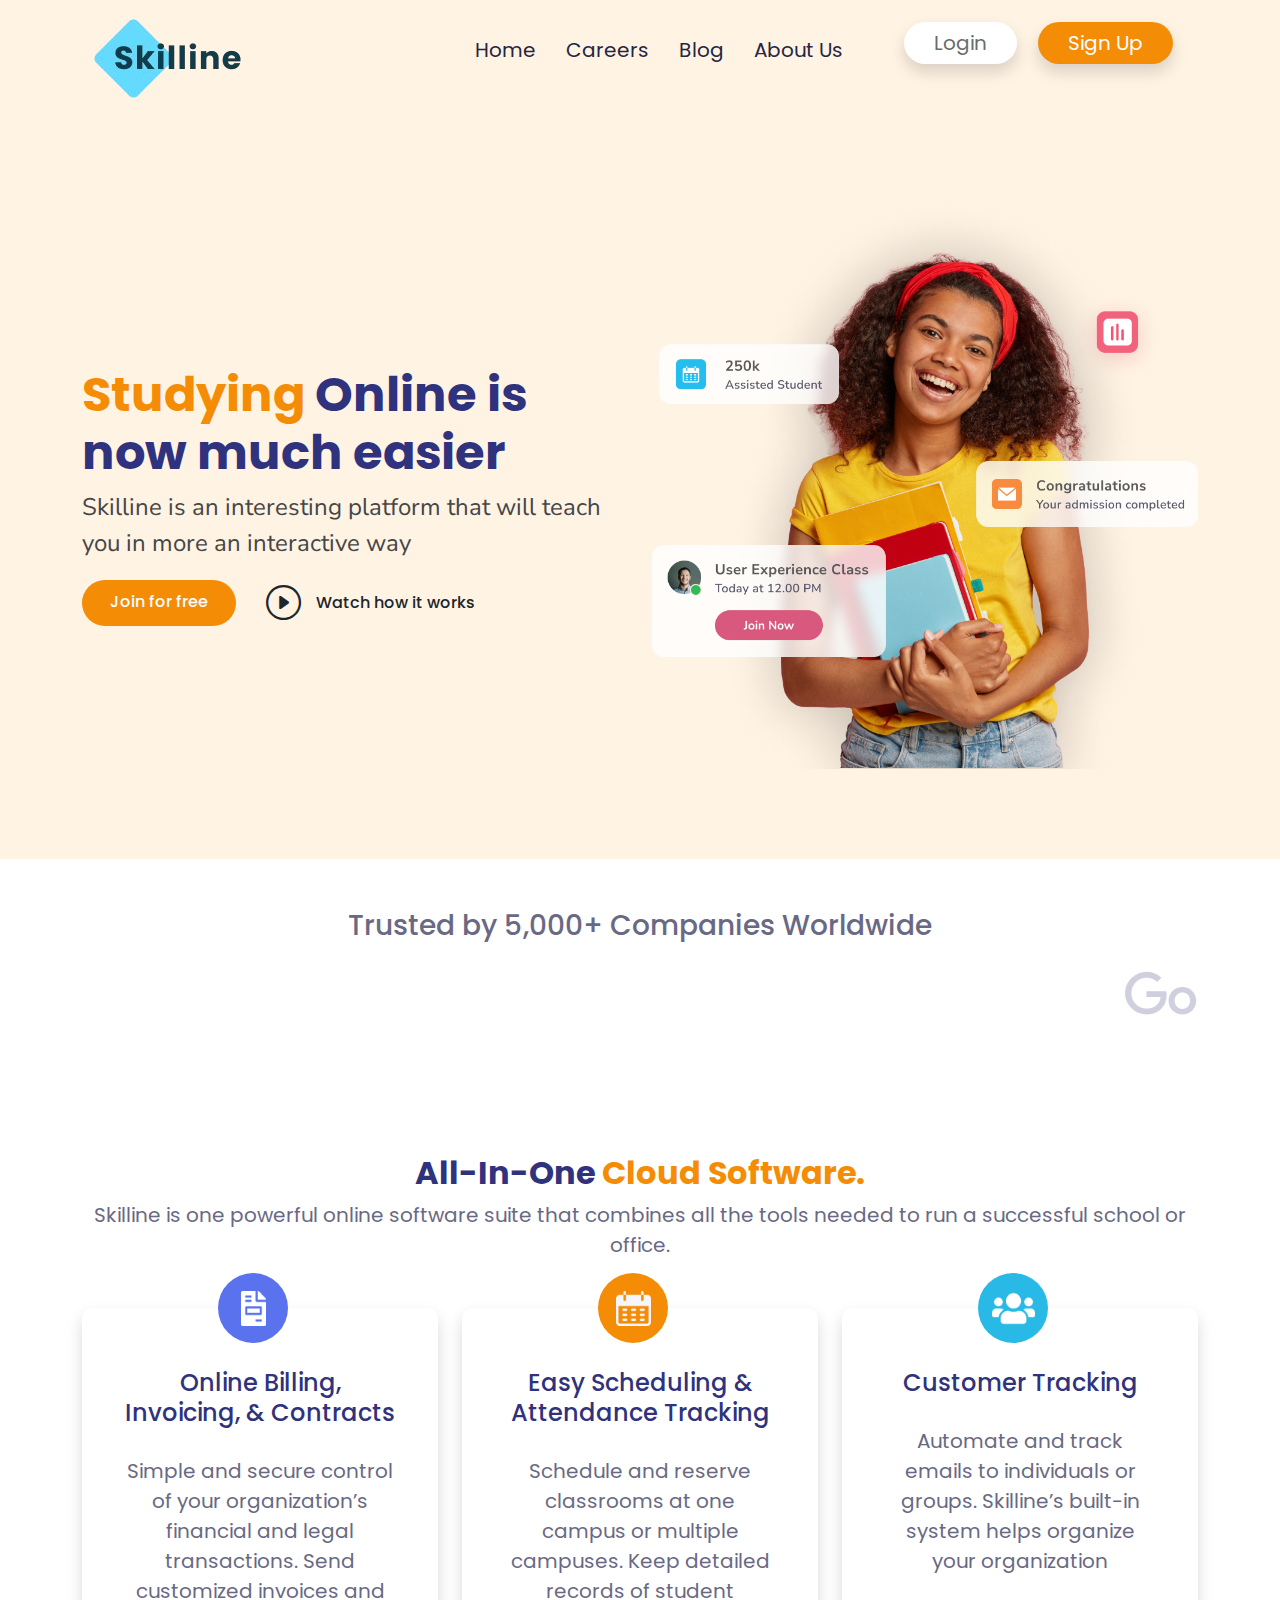
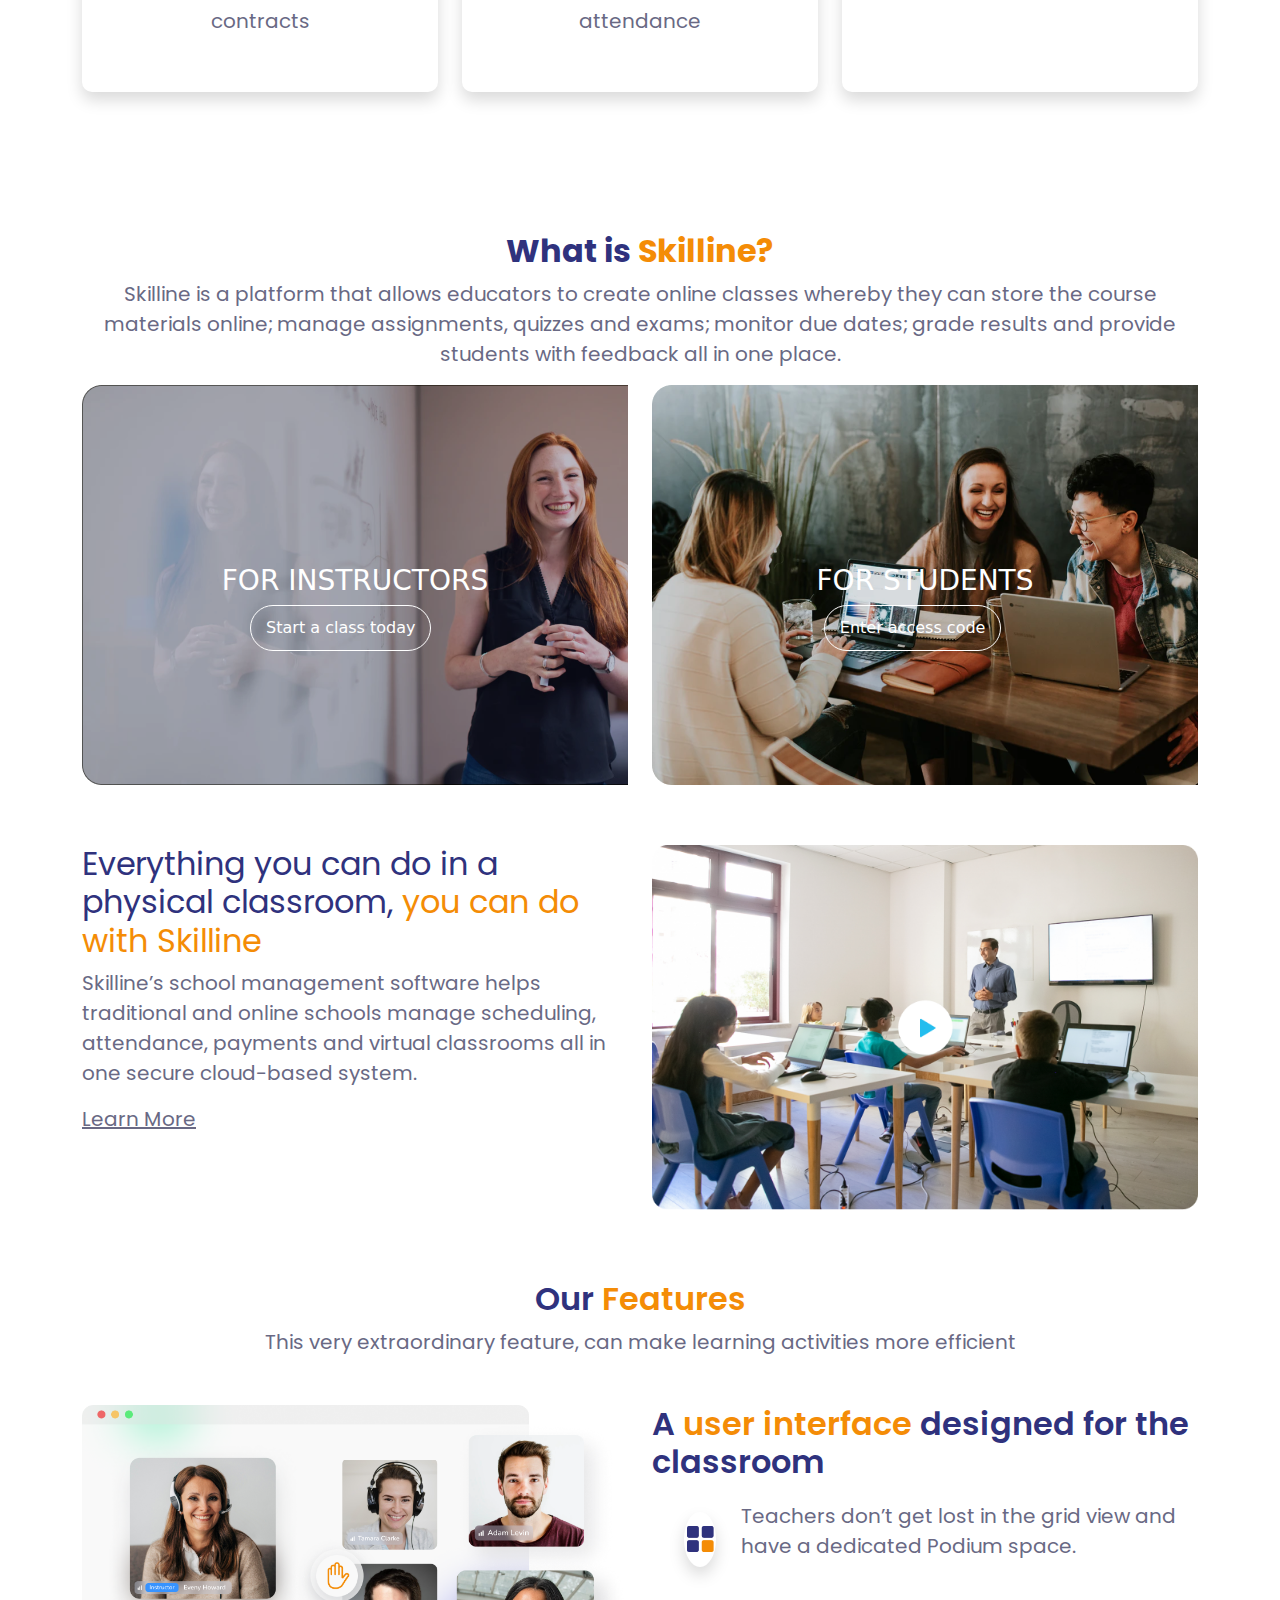
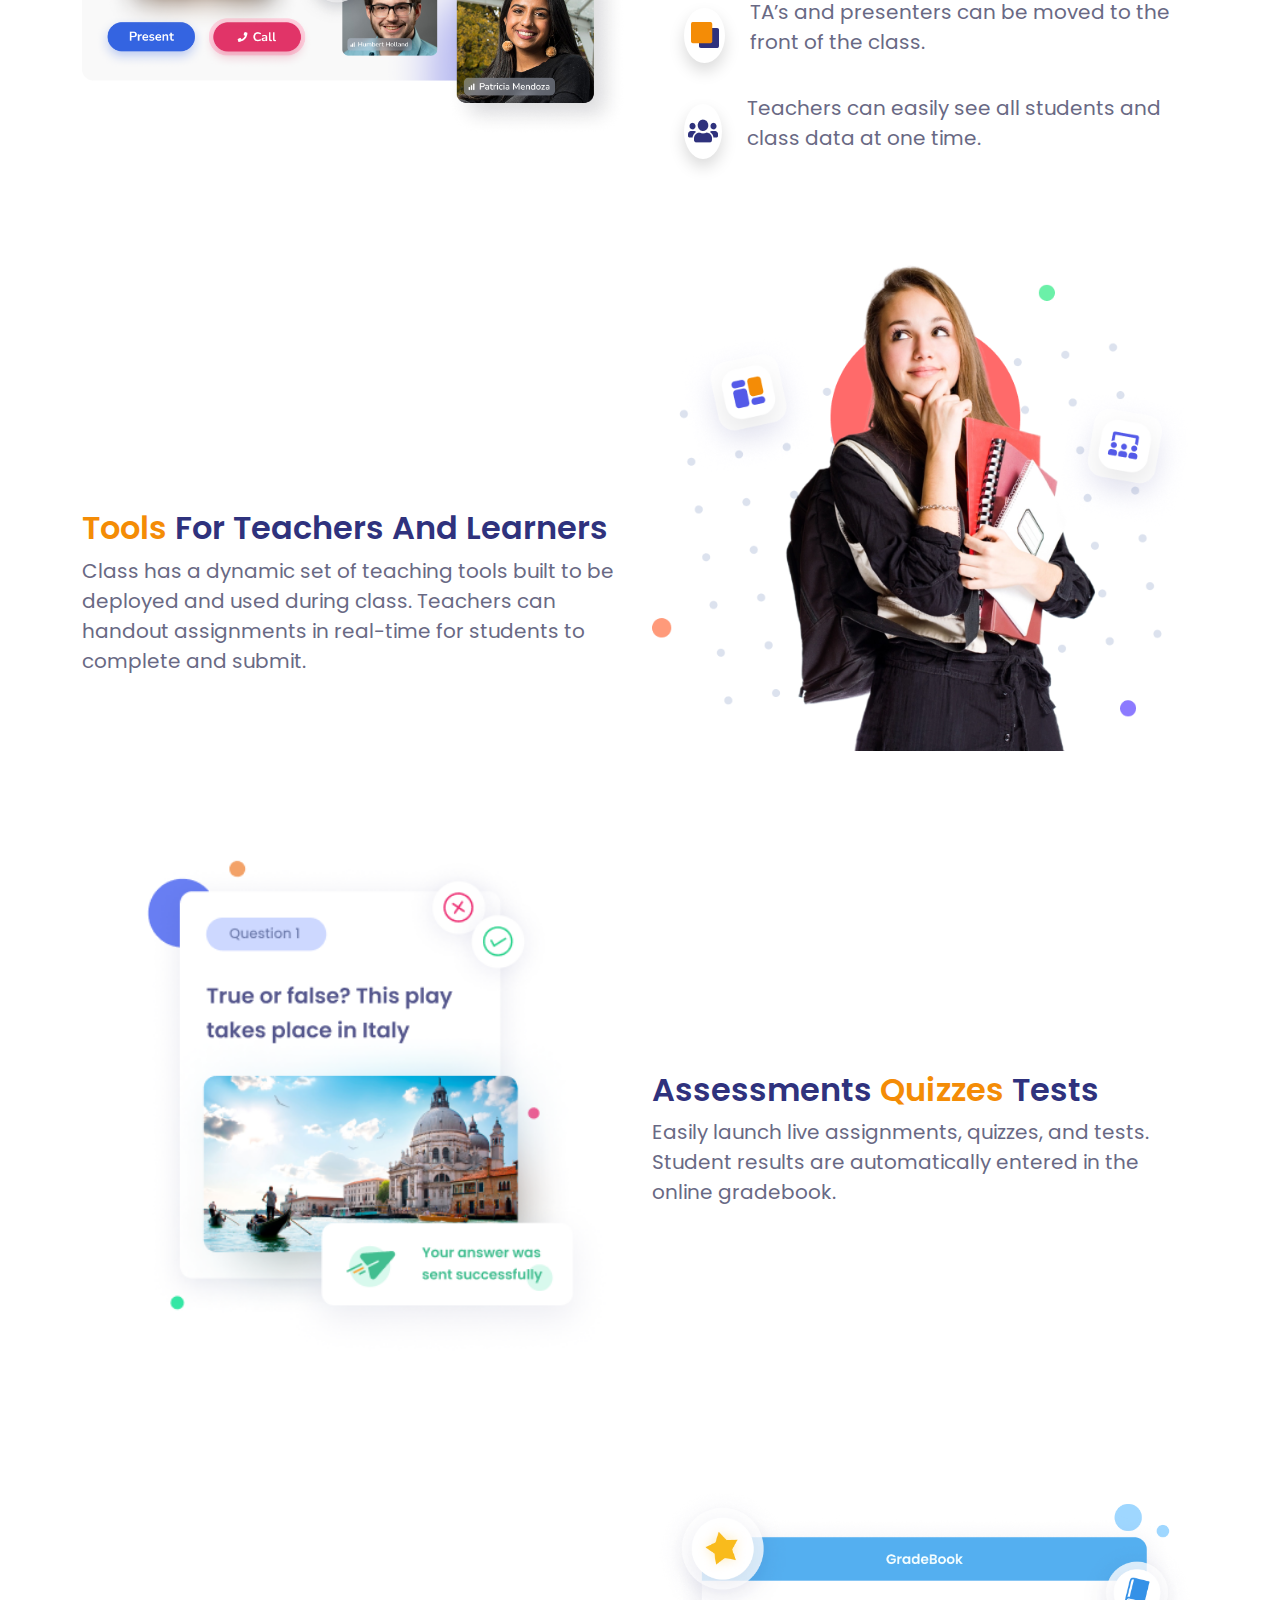
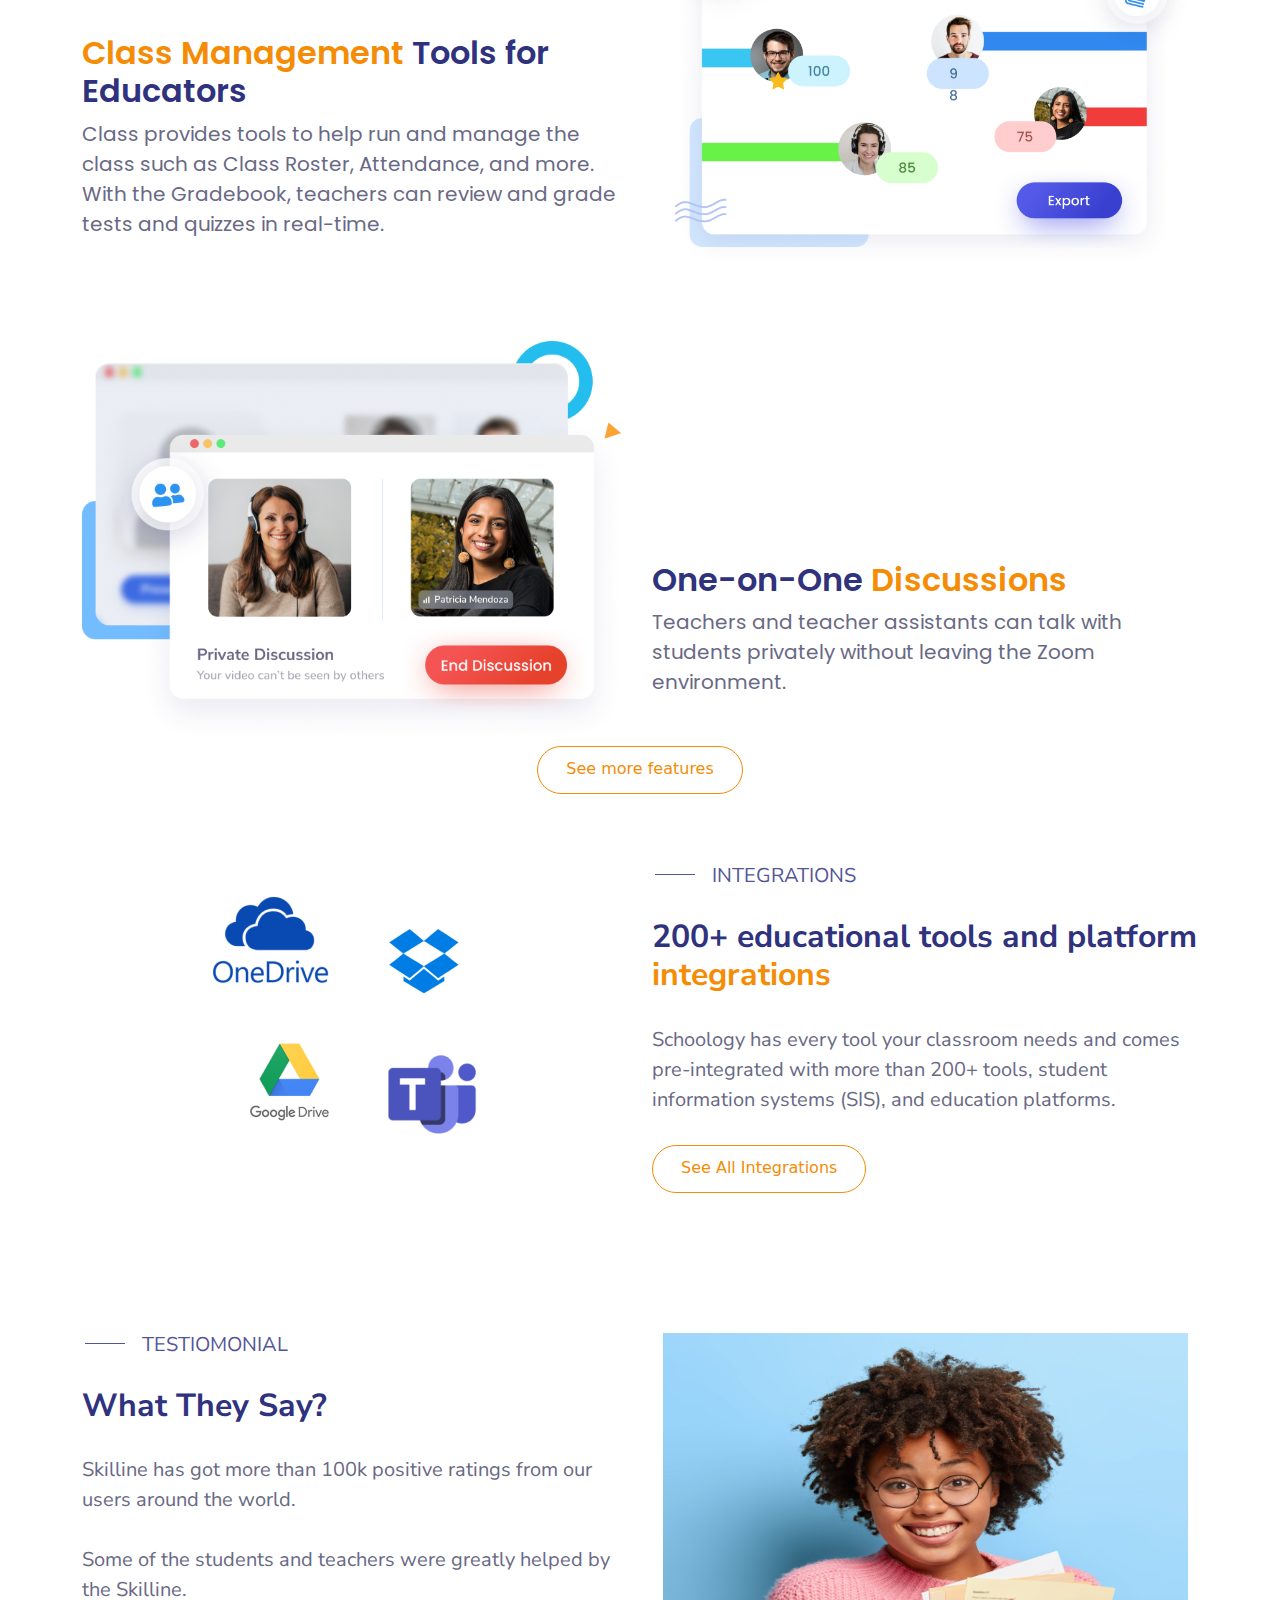
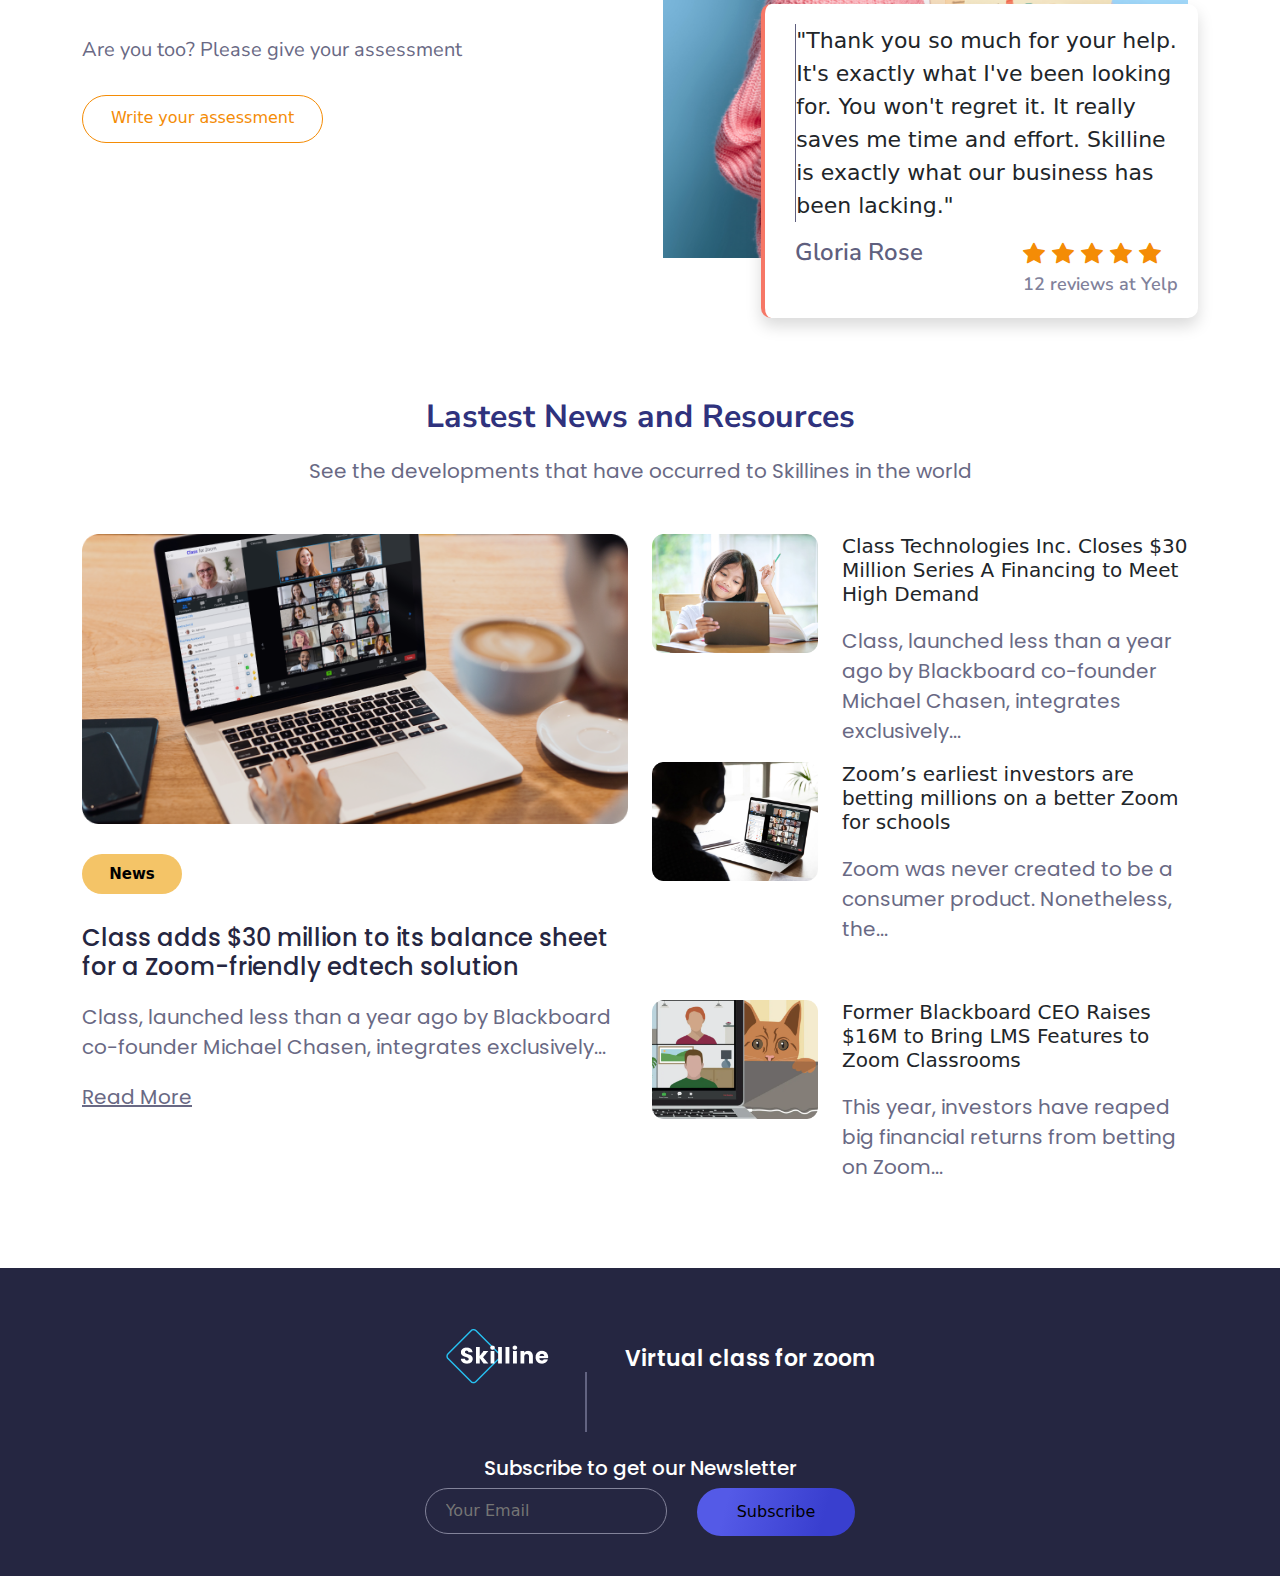
<file: index.html>
<!DOCTYPE html>
<html lang="en">

<head>
    <meta charset="UTF-8">
    <meta name="viewport" content="width=device-width, initial-scale=1.0">
    <title>Document</title>

    <!-- bootstrap icons -->
    <link rel="stylesheet" href="https://cdn.jsdelivr.net/npm/bootstrap-icons@1.11.3/font/bootstrap-icons.min.css">
    <!-- bootstrap css -->
    <link rel="stylesheet" href="./assets/css/bootstrap.min.css">
    <!-- media css -->
     <link rel="stylesheet" href="./assets/css/media.css">
    <!-- style css -->
    <link rel="stylesheet" href="./assets/css/style.css">
</head>

<body>
    <!-- header section starts -->
    <header class="header-sect">
        <div class="container">
            <div class="container d-flex align-items-center justify-content-between">
                <div class="main-logo">
                    <img src="./assets/images/Untitled-removebg-preview.png" alt="" width="100%" class="img-fluid">
                </div>
                <div class="d-flex gap-5 d-lg-flex d-none">
                    <nav class="navmenu">
                        <ul class="d-flex gap">
                            <li>Home</li>
                            <li>Careers</li>
                            <li>Blog</li>
                            <li>About Us</li>
                        </ul>
                    </nav>
                    <div class="btn">
                        <button class="login-btn shadow">Login</button>
                        <button class="sign-up-btn shadow ms-3">Sign Up</button>
                    </div>
                </div>
                <i class="bi bi-list d-lg-none d-flex fs-3"></i>
            </div>
        </div>
    </header>
    <!-- header section ends -->

    <!-- hero section starts -->
    <section class="hero-sect">
        <div class="container">
            <div class="row">
                <div class="col-lg-6">
                    <div class="hero-content">
                        <h1><span>Studying</span> Online is now much easier</h1>
                        <p>Skilline is an interesting platform that will teach you in more an interactive way</p>
                        <div class="d-flex align-items-center gap">
                            <button class="join-btn">Join for free</button>
                            <div class="video d-flex align-items-center ">
                                <i class="bi bi-play-circle"></i>
                                <span>Watch how it works</span>
                            </div>
                        </div>
                    </div>
                </div>
                <div class="col-lg-6">
                    <div>
                        <img src="./assets/images/header-pic.png" alt="girl-with-books">
                    </div>
                </div>
            </div>
        </div>
    </section>
    <!-- hero section ends -->

    <!-- marquee section starts -->
    <section class="marquee-sect">
        <div class="container">
            <h3 class="text-center">Trusted by 5,000+ Companies Worldwide</h3>
        </div>
        <div class="container">
            <marquee behavior="" direction="">
                <div class="row align-items-center">
                    <div class="col">
                        <img src="./assets/images/google-2015 1.png" alt="">
                    </div>
                    <div class="col">
                        <img src="./assets/images/netflix-3 1.png" alt="">
                    </div>
                    <div class="col">
                        <img src="./assets/images/airbnb 1.png" alt="">
                    </div>
                    <div class="col">
                        <img src="./assets/images/amazon-2 (1) 1.png" alt="">
                    </div>
                    <div class="col">
                        <img src="./assets/images/facebook (1).png" alt="">
                    </div>
                    <div class="col">
                        <img src="./assets/images/grab-logo.png" alt="">
                    </div>
                </div>
            </marquee>
        </div>
    </section>
    <!-- marquee section ends -->

    <!-- services section starts -->
    <section class="services-sect">
        <div class="container">
            <h2 class="text-center">All-In-One <span>Cloud Software.</span></h2>
            <p class="text-center mb-5">Skilline is one powerful online software suite that combines all the tools
                needed to run a successful school or office.</p>
        </div>
        <div class="container">
            <div class="row gy-5">
                <div class="col-lg-4 col-12">
                    <div class="service-item shadow h-100">
                        <div class="icon">
                            <img src="./assets/images/file-invoice 1.png" alt="">
                        </div>
                        <h4 class="text-center">Online Billing, Invoicing, & Contracts</h4>
                        <p class="text-center">Simple and secure control of your organization’s financial and legal
                            transactions. Send customized invoices and contracts</p>
                    </div>
                </div>
                <div class="col-lg-4 col-12">
                    <div class="service-item shadow h-100">
                        <div class="icon orange">
                            <img src="./assets/images/calendar 2.png" alt="">
                        </div>
                        <h4 class="text-center">Easy Scheduling & Attendance Tracking</h4>
                        <p class="text-center">Schedule and reserve classrooms at one campus or multiple campuses. Keep
                            detailed records of student attendance</p>
                    </div>
                </div>
                <div class="col-lg-4 col-12">
                    <div class="service-item shadow h-100">
                        <div class="icon blue">
                            <img src="./assets/images/users 1.png" alt="">
                        </div>
                        <h4 class="text-center">Customer Tracking</h4>
                        <p class="text-center">Automate and track emails to individuals or groups. Skilline’s built-in
                            system helps organize your organization</p>
                    </div>
                </div>
            </div>
        </div>
    </section>
    <!-- services section ends -->

    <!-- about us section starts(what is skilline) -->
    <section class="about-us-sect">
        <div class="container">
            <h2 class="text-center">What is <span>Skilline?</span></h2>
            <p class="text-center">Skilline is a platform that allows educators to create online classes whereby they
                can store the course materials online; manage assignments, quizzes and exams; monitor due dates; grade
                results and provide students with feedback all in one place.
            </p>
        </div>
        <div class="container">
            <div class="row gy-4">
                <div class="col-lg-6 col-12">
                    <div class="position-relative">
                        <div class="for-instructor-img d-flex justify-content-center">
                            <h3 class="d-flex justify-content-center align-items-center text-white">FOR INSTRUCTORS</h3>
                        </div>
                        <div class="button-img">
                            <button class="class-btn">Start a class today</button>
                        </div>
                    </div>
                </div>
                <div class="col-lg-6 col-12">
                    <div class="position-relative">
                        <div class="for-students-img d-flex justify-content-center">
                            <h3 class="d-flex justify-content-center align-items-center text-white">FOR STUDENTS</h3>
                        </div>
                        <div class="button-img">
                            <button class="class-btn">Enter access code</button>
                        </div>
                    </div>
                </div>
            </div>
            <div class="row">
                <div class="col-lg-6 col-12">
                    <div class="sub-title">
                        <h2>Everything you can do in a physical classroom, <span> you can do with Skilline</span>
                        </h2>
                        <p>Skilline’s school management software helps traditional and online schools manage scheduling,
                            attendance, payments and virtual classrooms all in one secure cloud-based system.
                        </p>
                        <p class="text-decoration-underline">Learn More</p>
                    </div>
                </div>
                <div class="col-lg-6 col-12">
                    <div class="subtitle-img">
                        <img src="./assets/images/Group 17.png" alt="">
                    </div>
                </div>
            </div>
        </div>
    </section>
    <!-- about us section ends(what is skilline) -->

    <!-- features section starts -->
    <section class="features-sect">
        <div class="container">
            <h2 class="text-center">Our <span>Features</span></h2>
            <p class="text-center mb-5">This very extraordinary feature, can make learning activities more efficient
            </p>
        </div>
        <div class="container">
            <div class="row">
                <div class="col-lg-6 col-md-12">
                    <div>
                        <img src="./assets/images/Group 71.png" alt="" class="img-fluid">
                    </div>
                </div>
                <div class="col-lg-6 col-md-12">
                    <div class="features-subcontent">
                        <h2>A <span>user interface</span> designed for the classroom </h2>
                        <ul>
                            <li class="d-flex align-items-center">
                                <div class="icon-1 shadow">
                                    <img src="./assets/images/Group 72.png" alt="" class="img-fluid">
                                </div>
                                <p>Teachers don’t get lost in the grid view and have a dedicated Podium space.
                                </p>
                            </li>
                            <li class="d-flex align-items-center">
                                <div class="icon-1 shadow">
                                    <img src="./assets/images/Group 73.png" alt="" class="img-fluid">
                                </div>
                                <p>TA’s and presenters can be moved to the front of the class.
                                </p>
                            </li>
                            <li class="d-flex align-items-center">
                                <div class="icon-1 shadow">
                                    <img src="./assets/images/Vector.png" alt="" class="img-fluid">
                                </div>
                                <p>Teachers can easily see all students and class data at one time.
                                </p>
                            </li>
                        </ul>
                    </div>
                </div>
            </div>
        </div>
    </section>
    <section class="features-sect">
        <div class="container">
            <div class="row">
                <div class="col-lg-6 col-md-12">
                    <div class="features-subcontent features-1">
                        <h2><span>Tools</span> For Teachers And Learners</h2>
                        <p>Class has a dynamic set of teaching tools built to be deployed and used during class.
                            Teachers can handout assignments in real-time for students to complete and submit.
                        </p>
                    </div>
                </div>
                <div class="col-lg-6 col-md-12">
                    <div>
                        <img src="./assets/images/Group 122.png" alt="" class="img-fluid">
                    </div>
                </div>
            </div>
        </div>
    </section>
    <section class="features-sect">
        <div class="container">
            <div class="row">
                <div class="col-lg-6 col-md-12">
                    <div>
                        <img src="./assets/images/pic.PNG" alt="" width="100%">
                    </div>
                </div>
                <div class="col-lg-6 col-md-12">
                    <div class="features-subcontent features-1">
                        <h2>Assessments <span>Quizzes</span> Tests</h2>
                        <p>Easily launch live assignments, quizzes, and tests. Student results are automatically entered
                            in the online gradebook.
                        </p>
                    </div>
                </div>
            </div>
        </div>
    </section>
    <section class="features-sect">
        <div class="container">
            <div class="row">
                <div class="col-lg-6 col-12">
                    <div class="features-subcontent features-2">
                        <h2><span>Class Management </span> Tools for Educators </h2>
                        <p>Class provides tools to help run and manage the class such as Class Roster, Attendance, and
                            more. With the Gradebook, teachers can review and grade tests and quizzes in real-time.
                        </p>
                    </div>
                </div>
                <div class="col-lg-6 col-12">
                    <div>
                        <img src="./assets/images/Group 124.png" alt="" class="img-fluid">
                    </div>
                </div>
            </div>
        </div>
    </section>
    <section class="features-sect">
        <div class="container">
            <div class="row">
                <div class="col-lg-6 col-md-12">
                    <div>
                        <img src="./assets/images/Group 106.png" alt="" class="img-fluid">
                    </div>
                </div>
                <div class="col-lg-6 col-12">
                    <div class="features-subcontent features-3 justify-content-center">
                        <h2>One-on-One <span>Discussions</span></h2>
                        <p>Teachers and teacher assistants can talk with students privately without leaving the Zoom
                            environment.
                        </p>
                    </div>
                </div>
            </div>
            <div class="d-flex justify-content-center">
                <button class="feature-btn ">See more features</button>
            </div>
        </div>
    </section>
    <!-- features section ends -->

    <!-- integration section starts -->
    <section class="integration-sect">
        <div class="container">
            <div class="row">
                <div class="col-lg-6 col-12">
                    <div class="d-flex justify-content-center">
                        <img src="./assets/images/company-img.PNG" alt="" class="img-fluid">
                    </div>
                </div>
                <div class="col-lg-6 col-12">
                    <div class="features-subcontent">
                        <h5 class="text-uppercase integration-after">Integrations</h5>
                        <h2>200+ educational tools and platform <span>integrations</span>
                        </h2>
                        <p>Schoology has every tool your classroom needs and comes pre-integrated with more than 200+
                            tools, student information systems (SIS), and education platforms.
                        </p>
                    </div>
                    <div class="d-flex justify-content-lg-start justify-content-center">
                        <button class="feature-btn ">See All Integrations</button>
                    </div>
                </div>
            </div>
        </div>
    </section>
    <!-- integration section ends -->

    <!-- testimonial section starts -->
    <section class="testimony-sect">
        <div class="container">
            <div class="row">
                <div class="col-lg-6 col-12">
                    <div class="features-subcontent">
                        <h5 class="text-uppercase integration-after-1">Testiomonial</h5>
                        <h2>What They Say?</h2>
                        <ul class="p-0">
                            <li>Skilline has got more than 100k positive ratings from our users around the world.</li>
                            <li>Some of the students and teachers were greatly helped by the Skilline. </li>
                            <li>Are you too? Please give your assessment</li>
                        </ul>
                    </div>
                    <div  class="d-flex justify-content-lg-start justify-content-center mb-5">
                        <button class="feature-btn ">Write your assessment</button>
                    </div>
                </div>
                <div class="col-lg-6 col-12">
                    <div class="position-relative">
                        <div class="testimony-img d-flex justify-content-center">
                            <img src="./assets/images/smiling-woman-with-afro-posing-pink-sweater 1.png" alt=""
                                class="img-fluid">
                        </div>
                        <div class="suggestion shadow d-sm-block d-none">
                            <p>"Thank you so much for your help. It's exactly what
                                I've been looking for. You won't regret
                                it. It really 
                                saves me time and effort. Skilline is exactly what our business has been
                                lacking."
                            </p>
                            <div class="d-flex justify-content-between">
                                <h4>Gloria Rose</h4>
                                <div class="star">
                                    <i class="bi bi-star-fill"></i>
                                    <i class="bi bi-star-fill"></i>
                                    <i class="bi bi-star-fill"></i>
                                    <i class="bi bi-star-fill"></i>
                                    <i class="bi bi-star-fill"></i>
                                    <p class="review">12 reviews at Yelp</p>
                                </div>
                            </div>
                        </div>
                    </div>
                    
                </div>
            </div>
        </div>
    </section>
    <!-- testimonial section ends -->

    <!-- latest news section starts -->
    <section class="latest-news-sect">
        <div class="container">
            <h2 class="text-center">Lastest News and Resources</h2>
            <p class="text-center mb-5">See the developments that have occurred to Skillines in the world</p>
        </div>
        <div class="container">
            <div class="row">
                <div class="col-lg-6">
                    <div>
                        <img src="./assets/images/Group 40.png" alt="" class="img-fluid">
                    </div>
                    <span class="badge badge-pill">News</span>
                    <h4>Class adds $30 million to its balance sheet for a Zoom-friendly edtech solution
                    </h4>
                    <p>Class, launched less than a year ago by Blackboard co-founder Michael Chasen, integrates
                        exclusively...
                    </p>
                    <p class="text-decoration-underline">Read More</p>
                </div>
                <div class="col-lg-6">
                    <div class="row gy-4 justify-content-between">
                        <div class="col-lg-4 ">
                            <div class="d-flex justify-content-center">
                                <img src="./assets/images/Rectangle 33.png" alt="" class="img-fluid">
                            </div>
                        </div>
                        <div class="col-lg-8">
                            <div>
                                <h5>Class Technologies Inc. Closes $30 Million Series A Financing to Meet High
                                    Demand</h5>
                                <p>Class, launched less than a year ago by Blackboard co-founder Michael Chasen,
                                    integrates
                                    exclusively...
                                </p>
                            </div>
                        </div>
                    </div>
                    <div class="row gy-4 justify-content-between">
                        <div class="col-lg-4">
                            <div class="d-flex justify-content-center">
                                <img src="./assets/images/Rectangle 34.png" alt="" class="img-fluid">
                            </div>
                        </div>
                        <div class="col-lg-8">
                            <div>
                                <h5>Zoom’s earliest investors are betting millions on a better Zoom for schools
                                </h5>
                                <p>Zoom was never created to be a consumer product. Nonetheless, the...
                                </p>
                            </div>
                        </div>
                    </div>
                    <div class="row gy-4 mt-3 justify-content-between">
                        <div class="col-lg-4">
                            <div class="d-flex justify-content-center">
                                <img src="./assets/images/Rectangle 37.png" alt="" class="img-fluid">
                            </div>
                        </div>
                        <div class="col-lg-8">
                            <div>
                                <h5>Former Blackboard CEO Raises $16M to Bring LMS Features to Zoom Classrooms
                                </h5>
                                <p>This year, investors have reaped big financial returns from betting on Zoom...
                                </p>
                            </div>

                        </div>
                    </div>
                </div>
            </div>
        </div>
    </section>
    <!-- latest news section ends -->

    <!-- footer section starts -->
    <footer class="footer-sect">
        <div class="container">
            <div class="d-flex align-items-center justify-content-center gap-5">
                <img src="./assets/images/image 1.png" alt="">
                <p class="m-0">Virtual class for zoom</p>
            </div>
            <h5 class="text-center mt-5">Subscribe to get our Newsletter
            </h5>
            <div class="d-flex justify-content-center gap flex-wrap">
                <form action="">
                    <input type="email" name="" id="mail" placeholder="Your Email"
                        class="mail-form align-items-center d-flex">
                </form>
                <button class="btn-subs">Subscribe</button>
            </div>
        </div>
    </footer>
    <!-- footer section ends -->

    <div class="full d-none">
        <div class=" gap-5">
            <nav class="navmenu">
                <ul class=" gap">
                    <li>Home</li>
                    <li>Careers</li>
                    <li>Blog</li>
                    <li>About Us</li>
                </ul>
            </nav>
            <div class="btn">
                <button class="login-btn shadow">Login</button>
                <button class="sign-up-btn shadow ms-3">Sign Up</button>
            </div>
        </div>
    </div>

    <script src="./assets/js/jquery-3.7.1.min.js"></script>
    <script src="./assets/js/bootstrap.bundle.min.js"></script>

    <script>
        $(document).ready(function () {
            $(".bi-list").on("click", function () {
                $(".full").toggleClass("d-none");
                $(this).toggleClass("bi-list bi-x")
            })
        })
    </script>
</body>

</html>
</file>
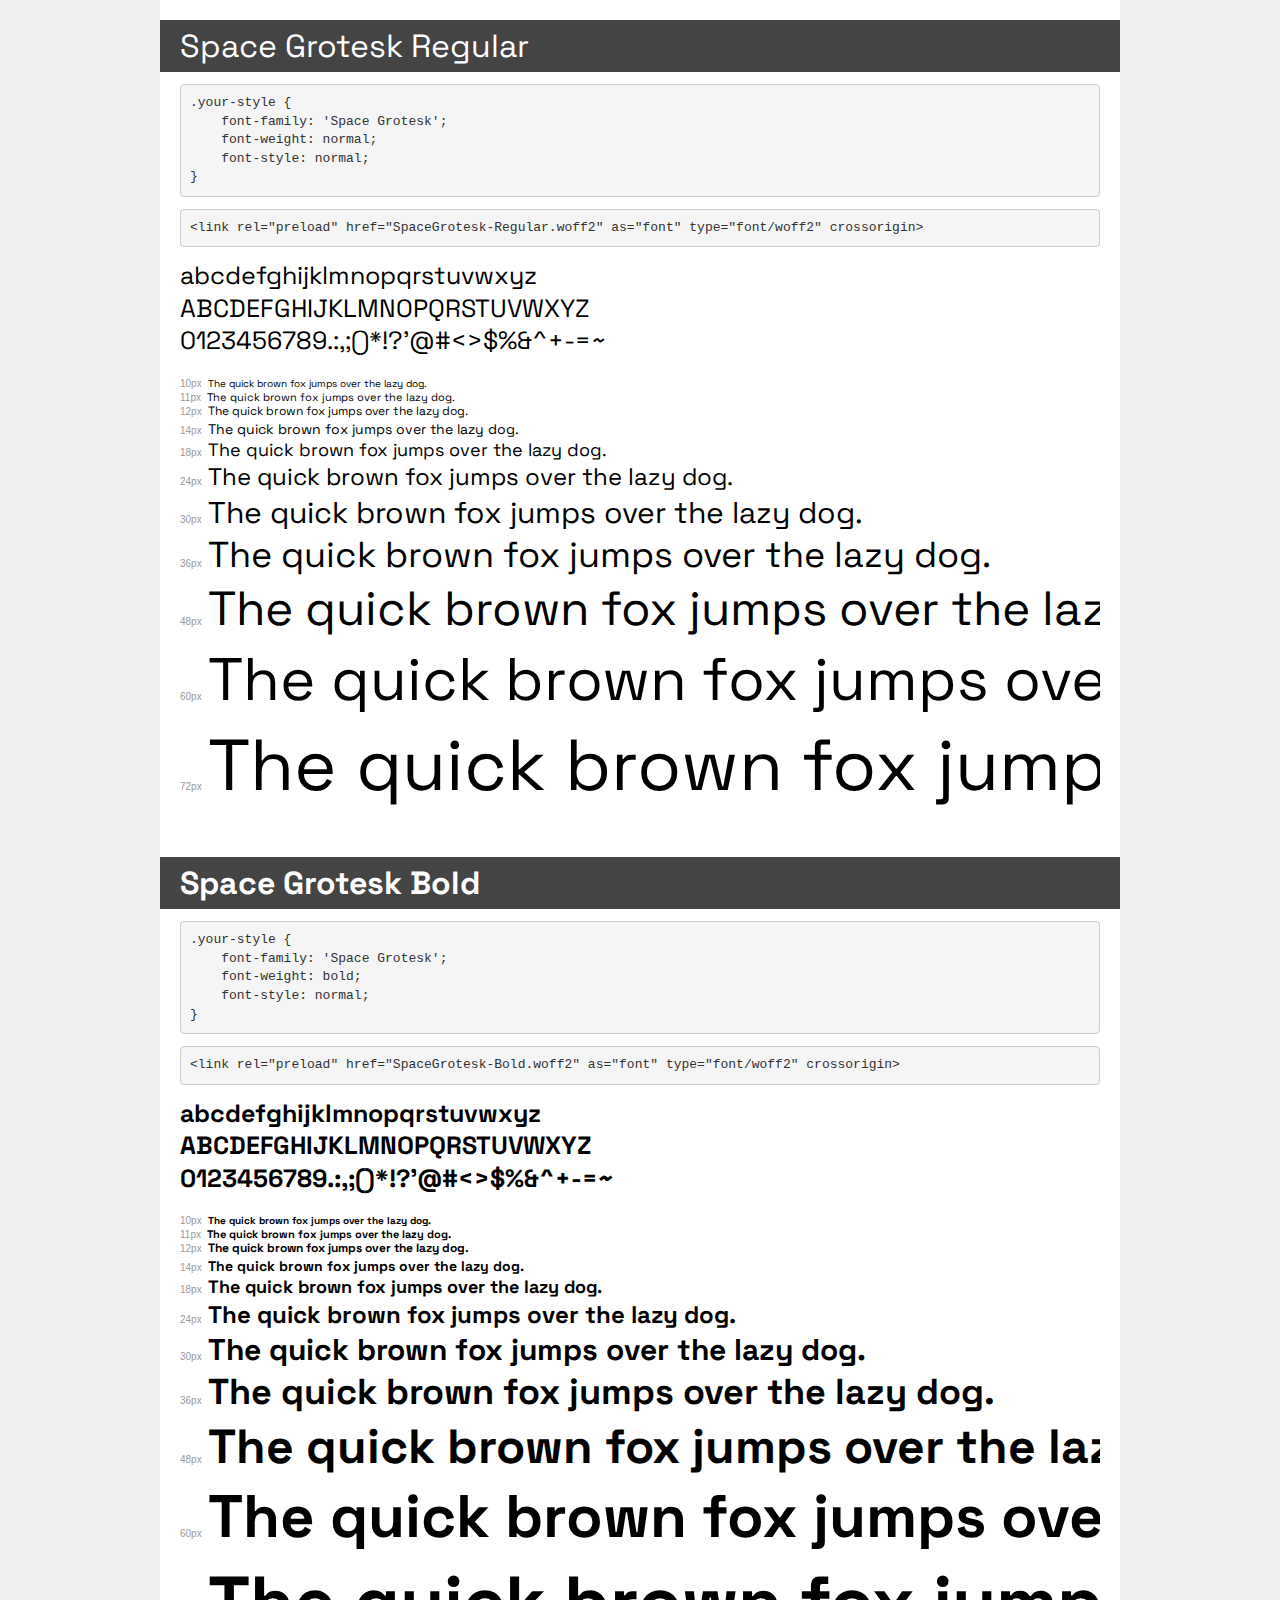
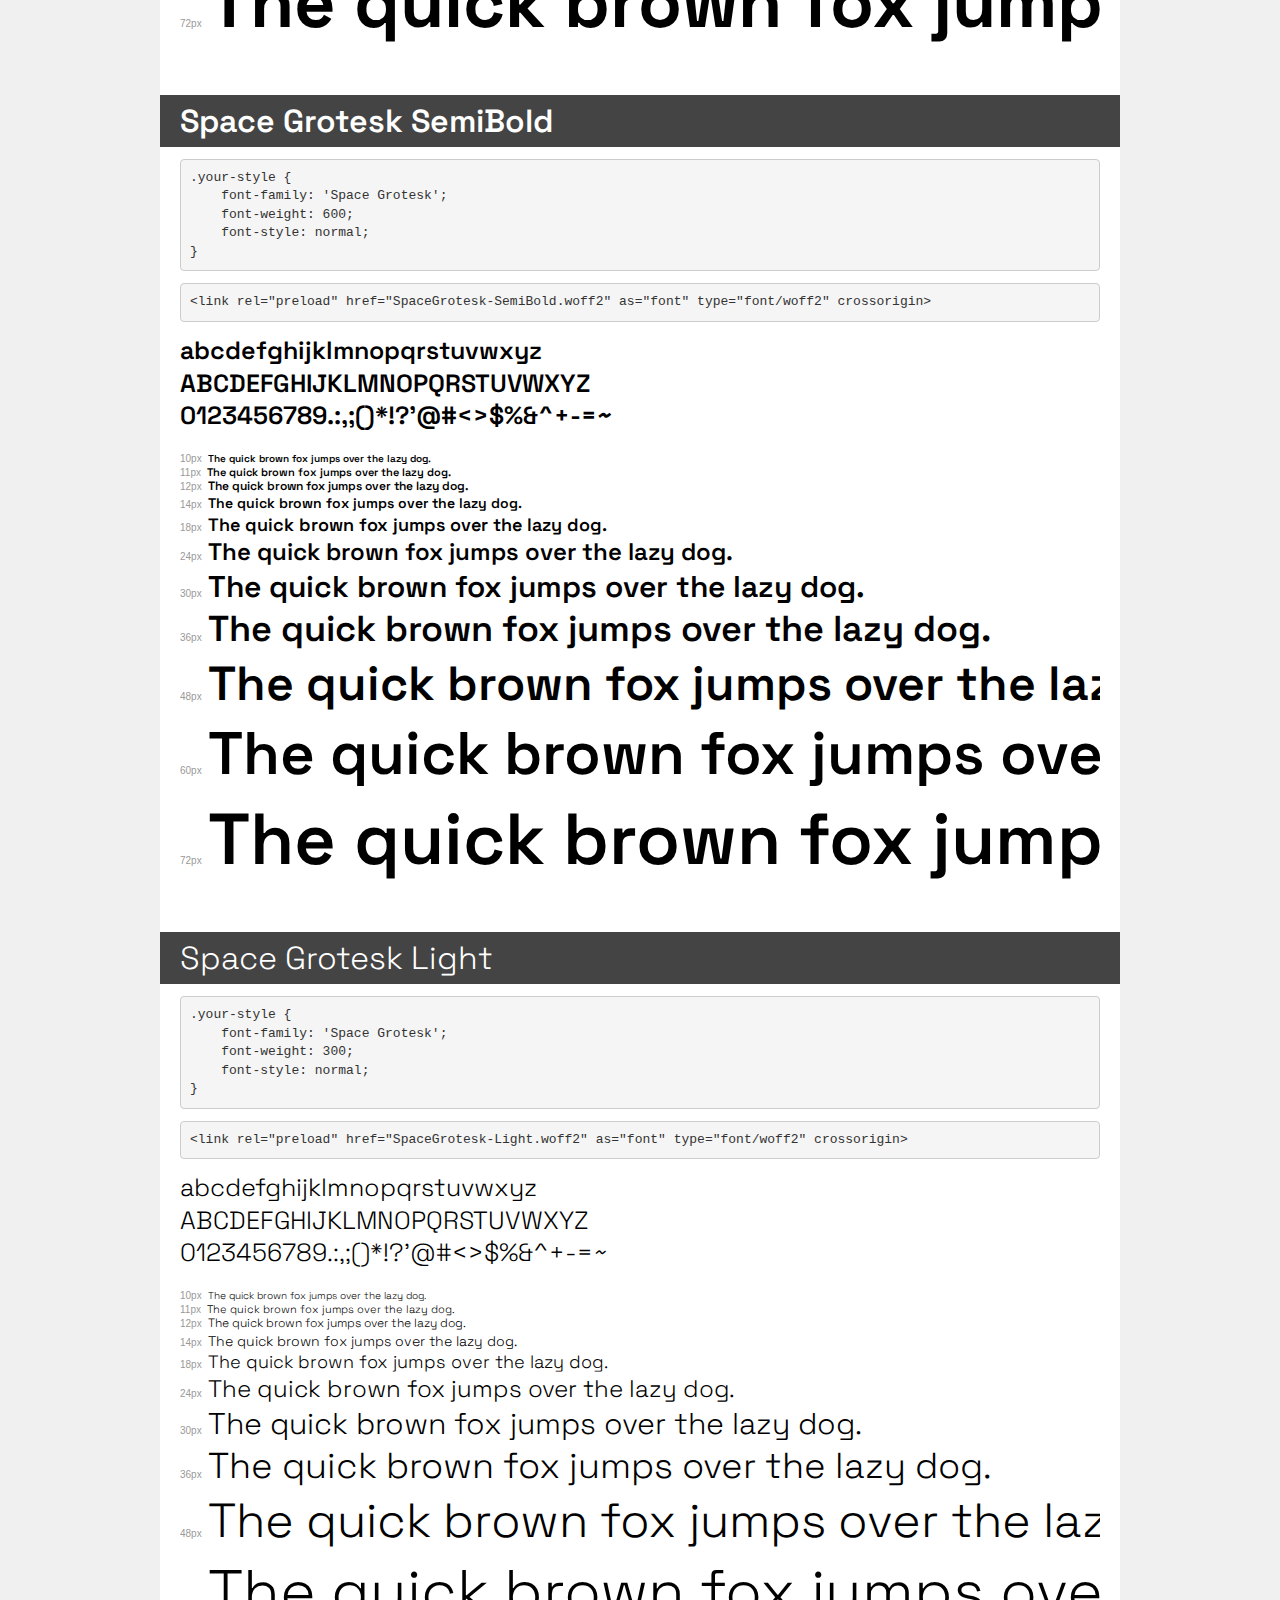
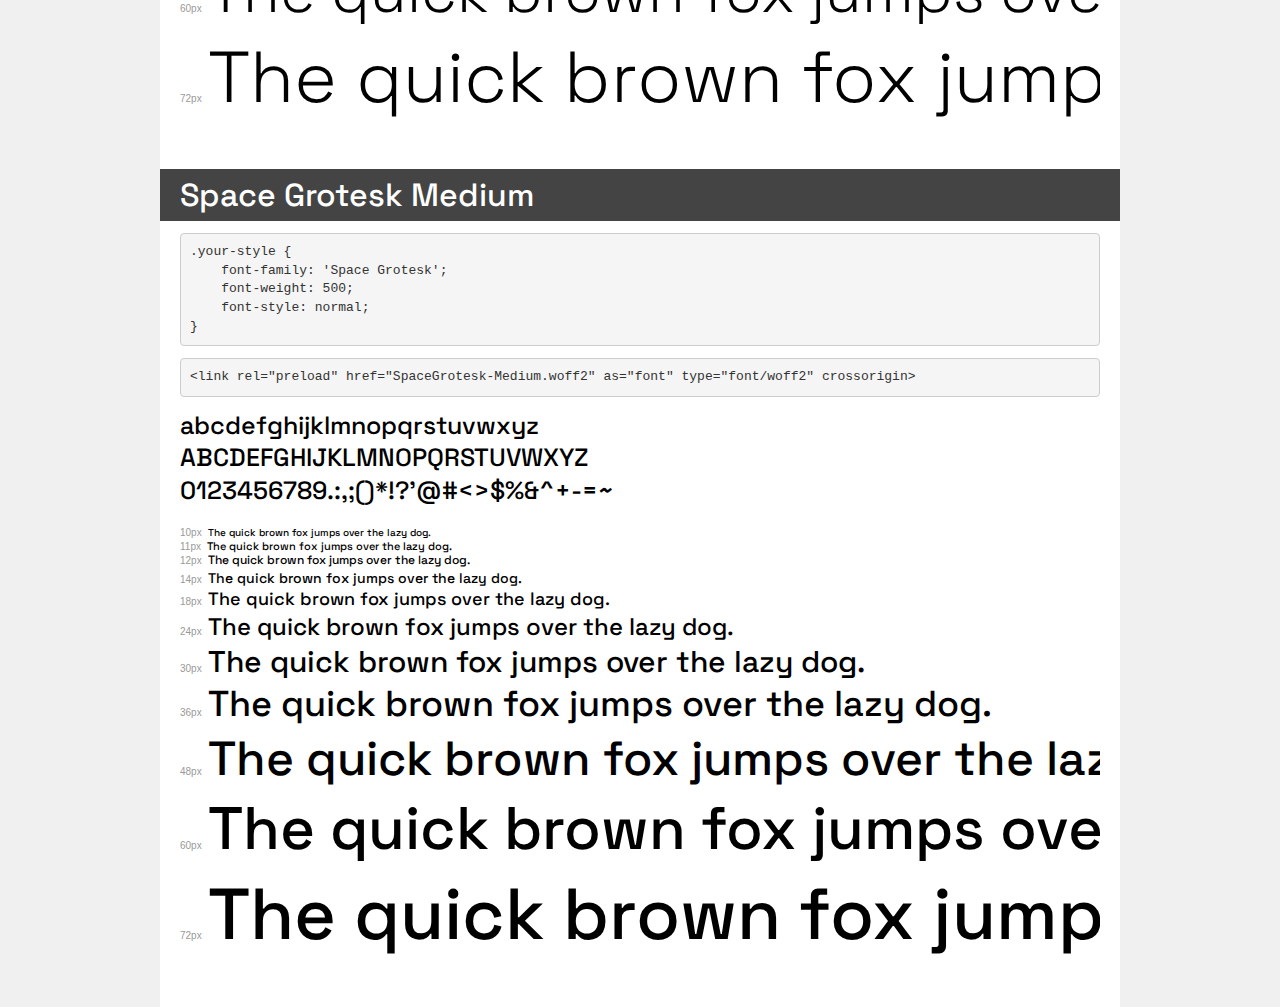
<file: assets/fonts/demo.html>
<!DOCTYPE html>
<html lang="en">
<head>
    <meta charset="utf-8">
    <meta http-equiv="X-UA-Compatible" content="IE=edge">
    <meta name="viewport" content="width=device-width, initial-scale=1">
    <meta name="robots" content="noindex, noarchive">
    <meta name="format-detection" content="telephone=no">
    <title>Transfonter demo</title>
    <link href="stylesheet.css" rel="stylesheet">
    <style>
        /*
        http://meyerweb.com/eric/tools/css/reset/
        v2.0 | 20110126
        License: none (public domain)
        */
        html, body, div, span, applet, object, iframe,
        h1, h2, h3, h4, h5, h6, p, blockquote, pre,
        a, abbr, acronym, address, big, cite, code,
        del, dfn, em, img, ins, kbd, q, s, samp,
        small, strike, strong, sub, sup, tt, var,
        b, u, i, center,
        dl, dt, dd, ol, ul, li,
        fieldset, form, label, legend,
        table, caption, tbody, tfoot, thead, tr, th, td,
        article, aside, canvas, details, embed,
        figure, figcaption, footer, header, hgroup,
        menu, nav, output, ruby, section, summary,
        time, mark, audio, video {
            margin: 0;
            padding: 0;
            border: 0;
            font-size: 100%;
            font: inherit;
            vertical-align: baseline;
        }
        /* HTML5 display-role reset for older browsers */
        article, aside, details, figcaption, figure,
        footer, header, hgroup, menu, nav, section {
            display: block;
        }
        body {
            line-height: 1;
        }
        ol, ul {
            list-style: none;
        }
        blockquote, q {
            quotes: none;
        }
        blockquote:before, blockquote:after,
        q:before, q:after {
            content: '';
            content: none;
        }
        table {
            border-collapse: collapse;
            border-spacing: 0;
        }
        /* demo styles */
        body {
            background: #f0f0f0;
            color: #000;
        }
        .page {
            background: #fff;
            width: 920px;
            margin: 0 auto;
            padding: 20px 20px 0 20px;
            overflow: hidden;
        }
        .font-container {
            overflow-x: auto;
            overflow-y: hidden;
            margin-bottom: 40px;
            line-height: 1.3;
            white-space: nowrap;
            padding-bottom: 5px;
        }
        h1 {
            position: relative;
            background: #444;
            font-size: 32px;
            color: #fff;
            padding: 10px 20px;
            margin: 0 -20px 12px -20px;
        }
        .letters {
            font-size: 25px;
            margin-bottom: 20px;
        }
        .s10:before {
            content: '10px';
        }
        .s11:before {
            content: '11px';
        }
        .s12:before {
            content: '12px';
        }
        .s14:before {
            content: '14px';
        }
        .s18:before {
            content: '18px';
        }
        .s24:before {
            content: '24px';
        }
        .s30:before {
            content: '30px';
        }
        .s36:before {
            content: '36px';
        }
        .s48:before {
            content: '48px';
        }
        .s60:before {
            content: '60px';
        }
        .s72:before {
            content: '72px';
        }
        .s10:before, .s11:before, .s12:before, .s14:before,
        .s18:before, .s24:before, .s30:before, .s36:before,
        .s48:before, .s60:before, .s72:before {
            font-family: Arial, sans-serif;
            font-size: 10px;
            font-weight: normal;
            font-style: normal;
            color: #999;
            padding-right: 6px;
        }
        pre {
            display: block;
            padding: 9px;
            margin: 0 0 12px;
            font-family: Monaco, Menlo, Consolas, "Courier New", monospace;
            font-size: 13px;
            line-height: 1.428571429;
            color: #333;
            font-weight: normal;
            font-style: normal;
            background-color: #f5f5f5;
            border: 1px solid #ccc;
            overflow-x: auto;
            border-radius: 4px;
        }
        /* responsive */
        @media (max-width: 959px) {
            .page {
                width: auto;
                margin: 0;
            }
        }
    </style>
</head>
<body>
<div class="page">
    <div class="demo">
        <h1 style="font-family: 'Space Grotesk'; font-weight: normal; font-style: normal;">Space Grotesk Regular</h1>
        <pre title="Usage">.your-style {
    font-family: 'Space Grotesk';
    font-weight: normal;
    font-style: normal;
}</pre>
        <pre title="Preload (optional)">
&lt;link rel=&quot;preload&quot; href=&quot;SpaceGrotesk-Regular.woff2&quot; as=&quot;font&quot; type=&quot;font/woff2&quot; crossorigin&gt;</pre>
        <div class="font-container" style="font-family: 'Space Grotesk'; font-weight: normal; font-style: normal;">
            <p class="letters">
                abcdefghijklmnopqrstuvwxyz<br>
ABCDEFGHIJKLMNOPQRSTUVWXYZ<br>
                0123456789.:,;()*!?'@#&lt;&gt;$%&^+-=~
            </p>
            <p class="s10" style="font-size: 10px;">The quick brown fox jumps over the lazy dog.</p>
            <p class="s11" style="font-size: 11px;">The quick brown fox jumps over the lazy dog.</p>
            <p class="s12" style="font-size: 12px;">The quick brown fox jumps over the lazy dog.</p>
            <p class="s14" style="font-size: 14px;">The quick brown fox jumps over the lazy dog.</p>
            <p class="s18" style="font-size: 18px;">The quick brown fox jumps over the lazy dog.</p>
            <p class="s24" style="font-size: 24px;">The quick brown fox jumps over the lazy dog.</p>
            <p class="s30" style="font-size: 30px;">The quick brown fox jumps over the lazy dog.</p>
            <p class="s36" style="font-size: 36px;">The quick brown fox jumps over the lazy dog.</p>
            <p class="s48" style="font-size: 48px;">The quick brown fox jumps over the lazy dog.</p>
            <p class="s60" style="font-size: 60px;">The quick brown fox jumps over the lazy dog.</p>
            <p class="s72" style="font-size: 72px;">The quick brown fox jumps over the lazy dog.</p>
        </div>
    </div>

    <div class="demo">
        <h1 style="font-family: 'Space Grotesk'; font-weight: bold; font-style: normal;">Space Grotesk Bold</h1>
        <pre title="Usage">.your-style {
    font-family: 'Space Grotesk';
    font-weight: bold;
    font-style: normal;
}</pre>
        <pre title="Preload (optional)">
&lt;link rel=&quot;preload&quot; href=&quot;SpaceGrotesk-Bold.woff2&quot; as=&quot;font&quot; type=&quot;font/woff2&quot; crossorigin&gt;</pre>
        <div class="font-container" style="font-family: 'Space Grotesk'; font-weight: bold; font-style: normal;">
            <p class="letters">
                abcdefghijklmnopqrstuvwxyz<br>
ABCDEFGHIJKLMNOPQRSTUVWXYZ<br>
                0123456789.:,;()*!?'@#&lt;&gt;$%&^+-=~
            </p>
            <p class="s10" style="font-size: 10px;">The quick brown fox jumps over the lazy dog.</p>
            <p class="s11" style="font-size: 11px;">The quick brown fox jumps over the lazy dog.</p>
            <p class="s12" style="font-size: 12px;">The quick brown fox jumps over the lazy dog.</p>
            <p class="s14" style="font-size: 14px;">The quick brown fox jumps over the lazy dog.</p>
            <p class="s18" style="font-size: 18px;">The quick brown fox jumps over the lazy dog.</p>
            <p class="s24" style="font-size: 24px;">The quick brown fox jumps over the lazy dog.</p>
            <p class="s30" style="font-size: 30px;">The quick brown fox jumps over the lazy dog.</p>
            <p class="s36" style="font-size: 36px;">The quick brown fox jumps over the lazy dog.</p>
            <p class="s48" style="font-size: 48px;">The quick brown fox jumps over the lazy dog.</p>
            <p class="s60" style="font-size: 60px;">The quick brown fox jumps over the lazy dog.</p>
            <p class="s72" style="font-size: 72px;">The quick brown fox jumps over the lazy dog.</p>
        </div>
    </div>

    <div class="demo">
        <h1 style="font-family: 'Space Grotesk'; font-weight: 600; font-style: normal;">Space Grotesk SemiBold</h1>
        <pre title="Usage">.your-style {
    font-family: 'Space Grotesk';
    font-weight: 600;
    font-style: normal;
}</pre>
        <pre title="Preload (optional)">
&lt;link rel=&quot;preload&quot; href=&quot;SpaceGrotesk-SemiBold.woff2&quot; as=&quot;font&quot; type=&quot;font/woff2&quot; crossorigin&gt;</pre>
        <div class="font-container" style="font-family: 'Space Grotesk'; font-weight: 600; font-style: normal;">
            <p class="letters">
                abcdefghijklmnopqrstuvwxyz<br>
ABCDEFGHIJKLMNOPQRSTUVWXYZ<br>
                0123456789.:,;()*!?'@#&lt;&gt;$%&^+-=~
            </p>
            <p class="s10" style="font-size: 10px;">The quick brown fox jumps over the lazy dog.</p>
            <p class="s11" style="font-size: 11px;">The quick brown fox jumps over the lazy dog.</p>
            <p class="s12" style="font-size: 12px;">The quick brown fox jumps over the lazy dog.</p>
            <p class="s14" style="font-size: 14px;">The quick brown fox jumps over the lazy dog.</p>
            <p class="s18" style="font-size: 18px;">The quick brown fox jumps over the lazy dog.</p>
            <p class="s24" style="font-size: 24px;">The quick brown fox jumps over the lazy dog.</p>
            <p class="s30" style="font-size: 30px;">The quick brown fox jumps over the lazy dog.</p>
            <p class="s36" style="font-size: 36px;">The quick brown fox jumps over the lazy dog.</p>
            <p class="s48" style="font-size: 48px;">The quick brown fox jumps over the lazy dog.</p>
            <p class="s60" style="font-size: 60px;">The quick brown fox jumps over the lazy dog.</p>
            <p class="s72" style="font-size: 72px;">The quick brown fox jumps over the lazy dog.</p>
        </div>
    </div>

    <div class="demo">
        <h1 style="font-family: 'Space Grotesk'; font-weight: 300; font-style: normal;">Space Grotesk Light</h1>
        <pre title="Usage">.your-style {
    font-family: 'Space Grotesk';
    font-weight: 300;
    font-style: normal;
}</pre>
        <pre title="Preload (optional)">
&lt;link rel=&quot;preload&quot; href=&quot;SpaceGrotesk-Light.woff2&quot; as=&quot;font&quot; type=&quot;font/woff2&quot; crossorigin&gt;</pre>
        <div class="font-container" style="font-family: 'Space Grotesk'; font-weight: 300; font-style: normal;">
            <p class="letters">
                abcdefghijklmnopqrstuvwxyz<br>
ABCDEFGHIJKLMNOPQRSTUVWXYZ<br>
                0123456789.:,;()*!?'@#&lt;&gt;$%&^+-=~
            </p>
            <p class="s10" style="font-size: 10px;">The quick brown fox jumps over the lazy dog.</p>
            <p class="s11" style="font-size: 11px;">The quick brown fox jumps over the lazy dog.</p>
            <p class="s12" style="font-size: 12px;">The quick brown fox jumps over the lazy dog.</p>
            <p class="s14" style="font-size: 14px;">The quick brown fox jumps over the lazy dog.</p>
            <p class="s18" style="font-size: 18px;">The quick brown fox jumps over the lazy dog.</p>
            <p class="s24" style="font-size: 24px;">The quick brown fox jumps over the lazy dog.</p>
            <p class="s30" style="font-size: 30px;">The quick brown fox jumps over the lazy dog.</p>
            <p class="s36" style="font-size: 36px;">The quick brown fox jumps over the lazy dog.</p>
            <p class="s48" style="font-size: 48px;">The quick brown fox jumps over the lazy dog.</p>
            <p class="s60" style="font-size: 60px;">The quick brown fox jumps over the lazy dog.</p>
            <p class="s72" style="font-size: 72px;">The quick brown fox jumps over the lazy dog.</p>
        </div>
    </div>

    <div class="demo">
        <h1 style="font-family: 'Space Grotesk'; font-weight: 500; font-style: normal;">Space Grotesk Medium</h1>
        <pre title="Usage">.your-style {
    font-family: 'Space Grotesk';
    font-weight: 500;
    font-style: normal;
}</pre>
        <pre title="Preload (optional)">
&lt;link rel=&quot;preload&quot; href=&quot;SpaceGrotesk-Medium.woff2&quot; as=&quot;font&quot; type=&quot;font/woff2&quot; crossorigin&gt;</pre>
        <div class="font-container" style="font-family: 'Space Grotesk'; font-weight: 500; font-style: normal;">
            <p class="letters">
                abcdefghijklmnopqrstuvwxyz<br>
ABCDEFGHIJKLMNOPQRSTUVWXYZ<br>
                0123456789.:,;()*!?'@#&lt;&gt;$%&^+-=~
            </p>
            <p class="s10" style="font-size: 10px;">The quick brown fox jumps over the lazy dog.</p>
            <p class="s11" style="font-size: 11px;">The quick brown fox jumps over the lazy dog.</p>
            <p class="s12" style="font-size: 12px;">The quick brown fox jumps over the lazy dog.</p>
            <p class="s14" style="font-size: 14px;">The quick brown fox jumps over the lazy dog.</p>
            <p class="s18" style="font-size: 18px;">The quick brown fox jumps over the lazy dog.</p>
            <p class="s24" style="font-size: 24px;">The quick brown fox jumps over the lazy dog.</p>
            <p class="s30" style="font-size: 30px;">The quick brown fox jumps over the lazy dog.</p>
            <p class="s36" style="font-size: 36px;">The quick brown fox jumps over the lazy dog.</p>
            <p class="s48" style="font-size: 48px;">The quick brown fox jumps over the lazy dog.</p>
            <p class="s60" style="font-size: 60px;">The quick brown fox jumps over the lazy dog.</p>
            <p class="s72" style="font-size: 72px;">The quick brown fox jumps over the lazy dog.</p>
        </div>
    </div>

</div>
</body>
</html>
</file>
<file: assets/css/media.css>
@media (max-width:992px ) {
    .features-1{
        padding-block-start: 0 !important;
    }
    .features-2{
        padding-block-start: 0 !important;
    }
    
    .features-3{
        padding-block-start: 0 !important;
    }
    .hero-content {
        padding-block-start: 0 !important;
    }
    
}
</file>
<file: assets/css/style.css>
@import url('https://fonts.googleapis.com/css2?family=Poppins:ital,wght@0,100;0,200;0,300;0,400;0,500;0,600;0,700;0,800;0,900;1,100;1,200;1,300;1,400;1,500;1,600;1,700;1,800;1,900&display=swap');
@import url('https://fonts.googleapis.com/css2?family=Nunito+Sans:ital,opsz,wght@0,6..12,200..1000;1,6..12,200..1000&family=Poppins:ital,wght@0,100;0,200;0,300;0,400;0,500;0,600;0,700;0,800;0,900;1,100;1,200;1,300;1,400;1,500;1,600;1,700;1,800;1,900&display=swap');

.gap{
    gap: 30px;
}
/* header-section */
.header-sect{
    padding: 15px 0;
    background-color: #fff3e4;
}

.header-sect h1{
    font-family: "Poppins", sans-serif;
    color: #113C49;
    font-size: 30px;
    font-weight: 700;
}

.logo h1{
    position: relative;
    z-index: 1;
}

.logo img{
    position: absolute;
    content: "";
    left: 285px;
    top: 10px;
    width: 60px;
    height: 60px;
}

.navmenu ul li{
    list-style: none;
    font-family: "Poppins", sans-serif;
    color: #252641;
    font-size: 20px;
    font-weight: 400
}

.login-btn{
    border: none;
    padding: 6px 30px;
    background-color: white;
    border-radius: 50px;
    color: #6C6C6C;
    font-family: "Poppins", sans-serif;
    font-size: 20px;
    font-weight: 400;
}

.sign-up-btn{
    border: none;
    padding: 6px 30px;
    background-color: #F48C06;
    border-radius: 50px;
    color: white;
    font-family: "Poppins", sans-serif;
    font-size: 20px;
    font-weight: 400;
}

/* hero-section */
.hero-sect{
    background-color: #fff3e4;
    width: 100%;
    padding: 60px 0 60px 0;
    position: relative;
}

.hero-sect h1 span{
    color: #F48C06;
    font-family: "Poppins", sans-serif;
    font-weight: 700;
    font-size: 48px;
}

.hero-sect h1{
    color: #2F327D;
    font-family: "Poppins", sans-serif;
    font-weight: 700;
    font-size: 48px;
}

.hero-sect p{
    color: #464646;
    font-family: "Nunito Sans", sans-serif;
    font-weight: 400;
    font-size: 24px;
}

.join-btn{
    padding: 10px 28px 12px 28px;
    background-color: #F48C06;
    color: white;
    border: none;
    border-radius: 50px;
    font-family: "Poppins", sans-serif;
    font-weight: 500;
}

.video i{
    font-size: 35px;
    margin-inline-end: 15px;
}

.video span{
    font-family: "Poppins", sans-serif;
    font-weight: 500;
}

.hero-sect img{
    width: 100%;
    padding-block-end: 30px;
    /* position: absolute;
    content: "";
    top: 0; */
}

.hero-content{
    padding-block-start: 190px;
}

/* marquee-section */
.marquee-sect{
    padding: 50px 0;
}

.marquee-sect h3{
    font-family: "Poppins", sans-serif;
    font-weight: 500;
    color: #696984;
}

marquee{
    margin-block-start: 20px;
}

/* services-section */
.services-sect{
    padding: 70px 0;
}

.services-sect h2{
    color: #2F327D;
    font-family: "Poppins", sans-serif;
    font-weight: 700;
}

.services-sect span{
    color: #F48C06;
    font-family: "Poppins", sans-serif;
    font-weight: 700;
}

.services-sect p{
    color: #696984;
    font-family: "Poppins", sans-serif;
    font-weight: 400;
    font-size: 20px;
}

.service-item{
    padding: 40px 40px;
    border-radius: 10px;
    position: relative;
}

.icon{
    background-color: #5B72EE;
    display: flex;
    align-items: center;
    justify-content: center;
    width: 70px;
    height: 70px;
    border-radius: 50%;
    position: absolute;
    top: -35px;
    right: 42%;
}

.icon img{
    height: 35px;
}

.service-item h4{
    color: #2F327D;
    font-family: "Poppins", sans-serif;
    font-weight: 500;
    padding-block: 20px;
    line-height: 30px;
}

.service-item p{
    color: #696984;
    font-family: "Poppins", sans-serif;
    font-weight: 400;
    line-height: 30px;
    font-size: 20px;
}

.orange{
    background-color: #F48C06;
}

.blue{
    background-color: #29B9E7;
}

/* about-us-section */
.about-us-sect{
    padding: 70px 0 0;
}

.about-us-sect h2{
    color: #2F327D;
    font-family: "Poppins", sans-serif;
    font-weight: 700;
}

.about-us-sect span{
    color: #F48C06;
    font-family: "Poppins", sans-serif;
    font-weight: 700;
}

.about-us-sect p{
    color: #696984;
    font-family: "Poppins", sans-serif;
    font-weight: 400;
    line-height: 30px;
    font-size: 20px;
}

.for-instructor-img{
    background-image: url(../images/Group\ 22.png);
    height: 400px;
    background-repeat: no-repeat;
    background-size: cover;
}

.for-students-img{
    background-image: url(../images/Rectangle\ 21.png);
    height: 400px;
    background-repeat: no-repeat;
    background-size: cover;
}

.sub-title h2{
    color: #2F327D;
    font-family: "Poppins", sans-serif;
    font-weight: 400;
    margin-block-start: 60px;
}

.sub-title span{
    color: #F48C06;
    font-family: "Poppins", sans-serif;
    font-weight: 400;
}

.subtitle-img img{
    width: 100%;
    margin-block-start: 60px;
}

.class-btn{
    padding: 10px 15px;
    border-radius: 50px;
    outline: none;
    border: 1px solid white;
    background: none;
    color: white;
}

.class-btn:hover{
    background-color: #22acd9;
}

.button-img{
    position: absolute;
    content: "";
    top: 55%;
    right: 36%;
}

/* features-section */
.features-sect{
    padding: 70px 0 0;
}

.features-sect h2{
    color: #2F327D;
    font-family: "Poppins", sans-serif;
    font-weight: 600;
}

.features-sect span{
    color: #F48C06;
    font-family: "Poppins", sans-serif;
    font-weight: 600;
}

.features-sect p{
    color: #696984;
    font-family: "Poppins", sans-serif;
    font-weight: 400;
    line-height: 30px;
    font-size: 20px;
}

.feature-img img{
    height: 400px;
    width: 645px;
}

ul li{
    list-style: none;
    margin-block: 20px;
}

.icon-1{
    display: flex;
    align-items: center;
    justify-content: center;
    width: 55px;
    height: 55px;
    border-radius: 50%;
}

.features-subcontent ul li p{
    margin-inline-start: 25px;
}

.features-1{
    padding-block-start: 250px;
}

.features-2{
    padding-block-start: 150px;
}

.features-3{
    padding-block-start: 220px;
}

.feature-btn{
    padding: 10px 28px 12px 28px;
    border-radius: 50px;
    background-color: white;
    color: #F48C06;
    border: 1px solid #F48C06;
}

/* integration section */
.integration-sect{
    padding: 70px 0;
}

.integration-sect h2{
    color: #2F327D;
    font-family: "Nunito Sans", sans-serif;
    font-weight: 700;
}

.integration-sect span{
    color: #F48C06;
    font-family: "Nunito Sans", sans-serif;
    font-weight: 700;
}

.integration-sect p{
    color: #696984;
    font-family: "Nunito Sans", sans-serif;
    font-weight: 400;
    line-height: 30px;
    margin-block: 30px;
    font-size: 20px;
}

.integration-sect h5{
    font-family: "Nunito Sans", sans-serif;
    font-weight: 400;
    color: #525596;
    margin-block-end: 30px;
    padding-inline-start: 60px;
}

.integration-after{
    position: relative;
}

.integration-after::before{
    width: 40px;
    height: 1px;
    background-color: #525596;
    position: absolute;
    content: "";
    top: 10px;
    left: 3px;
}

/* testimonial-section */
.testimony-sect{
    padding: 70px 0;
}

.testimony-sect h2{
    color: #2F327D;
    font-family: "Nunito Sans", sans-serif;
    font-weight: 700;
}

.testimony-sect ul li{
    color: #696984;
    font-family: "Nunito Sans", sans-serif;
    font-weight: 400;
    line-height: 30px;
    margin-block: 30px;
    font-size: 20px;
}

.testimony-sect h5{
    font-family: "Nunito Sans", sans-serif;
    font-weight: 400;
    color: #525596;
    margin-block-end: 30px;
    padding-inline-start: 60px;
}

.integration-after-1{
    position: relative;
}

.integration-after-1::before{
    width: 40px;
    height: 1px;
    background-color: #525596;
    position: absolute;
    content: "";
    top: 10px;
    left: 3px;
}

.testimony-img img{
    width: 525px;
    height: 525px;
    position: relative;
}

.suggestion{
    background-color: #fff;
    padding: 20px;
    width: 80%;
    right: 0px;
    border-left: 4px solid #F67766;
    position: absolute;
    content: "";
    bottom: -60px;
    font-size: 22px;
    border-radius: 10px;
}

.suggestion p{
    border-left: 1px solid #5F5F7E;
    margin-inline-start: 10px;
}

.suggestion h4{
    font-family: "Nunito Sans", sans-serif;
    font-weight: 600;
    color: #5F5F7E;
    margin-inline-start: 10px;
}

.star i{
   color: #F48C06;
}

.review{
    color: #80819A;
    font-family: "Nunito Sans", sans-serif;
    font-weight: 600;
    font-size: 18px;
    border-left: none !important;
    margin: 0 !important;
}

/* latest-news-section */
.latest-news-sect{
    padding: 70px 0;
}

.latest-news-sect h2{
    color: #2F327D;
    font-family: "Nunito Sans", sans-serif;
    font-weight: 700;
}

.latest-news-sect p{
    color: #696984;
    font-family: "Nunito Sans", sans-serif;
    font-weight: 400;
    line-height: 30px;
    font-size: 20px;
}

.badge-pill{
    background-color: #F4C467 !important;
    height: 40px;
    width: 100px;
    border-radius: 50px;
    font-size: 15px;
    color: black;
    display: flex;
    align-items: center;
    justify-content: center;
    margin-block-start: 30px;
}

.latest-news-sect h4{
    font-family: "Poppins", sans-serif;
    font-weight: 500;
    color: #252641;
    margin-block-start: 30px;
}

.latest-news-sect p{
    font-family: "Poppins", sans-serif;
    font-weight: 400;
    color: #696984;
    margin-block-start: 20px;
}

/* footer-section */
.footer-sect{
    padding: 40px 0;
    background-color: #252641;
}

.footer-sect h4{
    font-family: "Poppins", sans-serif;
    font-weight: 600;
    padding-inline-start: 10px;
    position: relative;
}

.footer-sect h4::before{
    position: absolute;
    content: "";
    width: 1px;
    height: 50px;
    background-color: #626381;
}

.logo{
    margin-inline-start: 420px;
    color: white;
}

.footer-sect p{
    font-family: "Poppins", sans-serif;
    font-weight: 600;
    font-size: 22px;
    color: white;
}

.footer-sect p{
    position: relative;
}
.footer-sect p::before{
    position: absolute;
    content: "";
    height: 60px;
    width: 2px;
    background-color: #626381;
    top: 30px;
    left: -40px;
}

.footer-sect h5{
    color: white;
    font-family: "Poppins", sans-serif;
    font-weight: 500;
}

.mail-form{
    outline: none;
    border: 1px solid #83839A;
    border-radius: 50px;
    background-color: #252641;
    padding: 10px 20px;
}

.btn-subs{
    padding: 12px 40px;
    border-radius: 50px;
    background: linear-gradient(105.5deg, #545AE7 19.57%, #393FCF 78.85%);
    border: none;
}
.full{
    position: fixed;
    top: 0;
    width: 100%;
    height: 100vh;
    background-color: white;
    margin-block-start: 116px;
}
</file>
<file: assets/fonts/stylesheet.css>
@font-face {
    font-family: 'Space Grotesk';
    src: url('SpaceGrotesk-Regular.woff2') format('woff2'),
        url('SpaceGrotesk-Regular.woff') format('woff');
    font-weight: normal;
    font-style: normal;
    font-display: swap;
}

@font-face {
    font-family: 'Space Grotesk';
    src: url('SpaceGrotesk-Bold.woff2') format('woff2'),
        url('SpaceGrotesk-Bold.woff') format('woff');
    font-weight: bold;
    font-style: normal;
    font-display: swap;
}

@font-face {
    font-family: 'Space Grotesk';
    src: url('SpaceGrotesk-SemiBold.woff2') format('woff2'),
        url('SpaceGrotesk-SemiBold.woff') format('woff');
    font-weight: 600;
    font-style: normal;
    font-display: swap;
}

@font-face {
    font-family: 'Space Grotesk';
    src: url('SpaceGrotesk-Light.woff2') format('woff2'),
        url('SpaceGrotesk-Light.woff') format('woff');
    font-weight: 300;
    font-style: normal;
    font-display: swap;
}

@font-face {
    font-family: 'Space Grotesk';
    src: url('SpaceGrotesk-Medium.woff2') format('woff2'),
        url('SpaceGrotesk-Medium.woff') format('woff');
    font-weight: 500;
    font-style: normal;
    font-display: swap;
}
</file>
